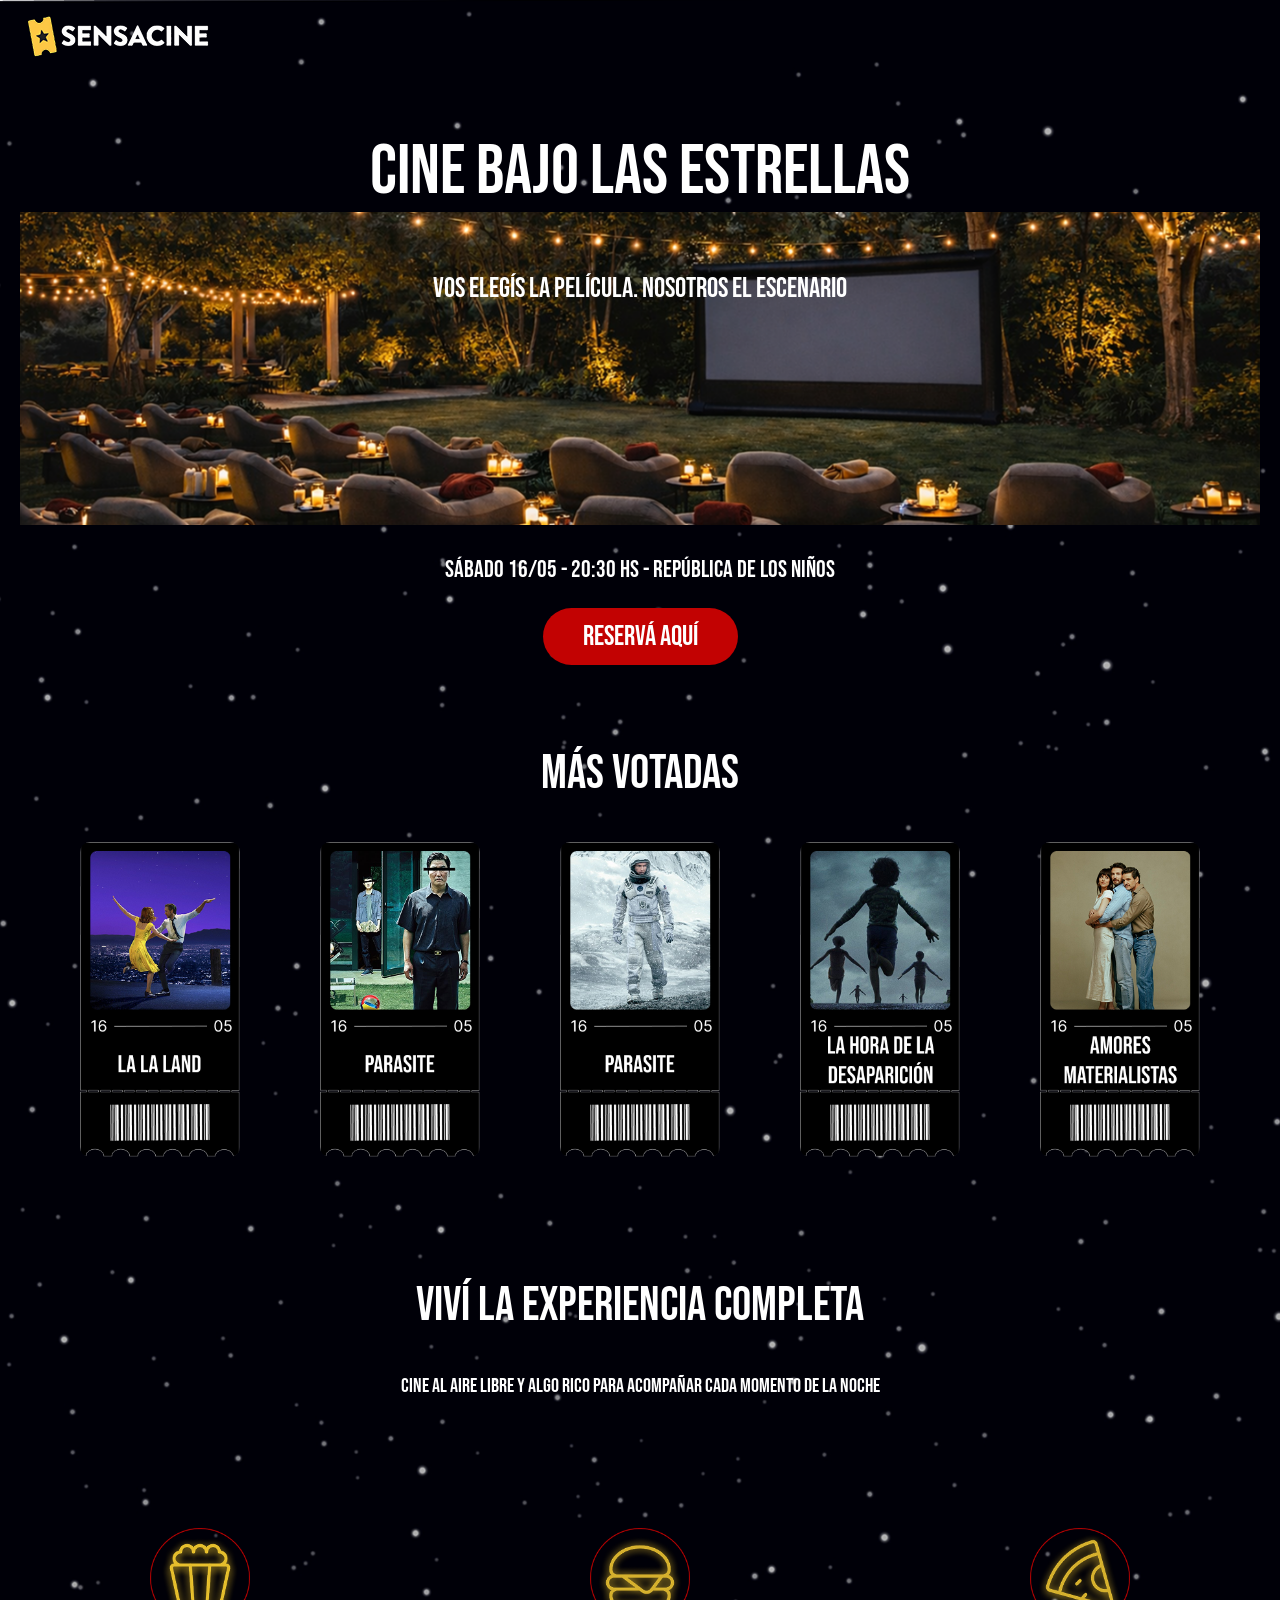
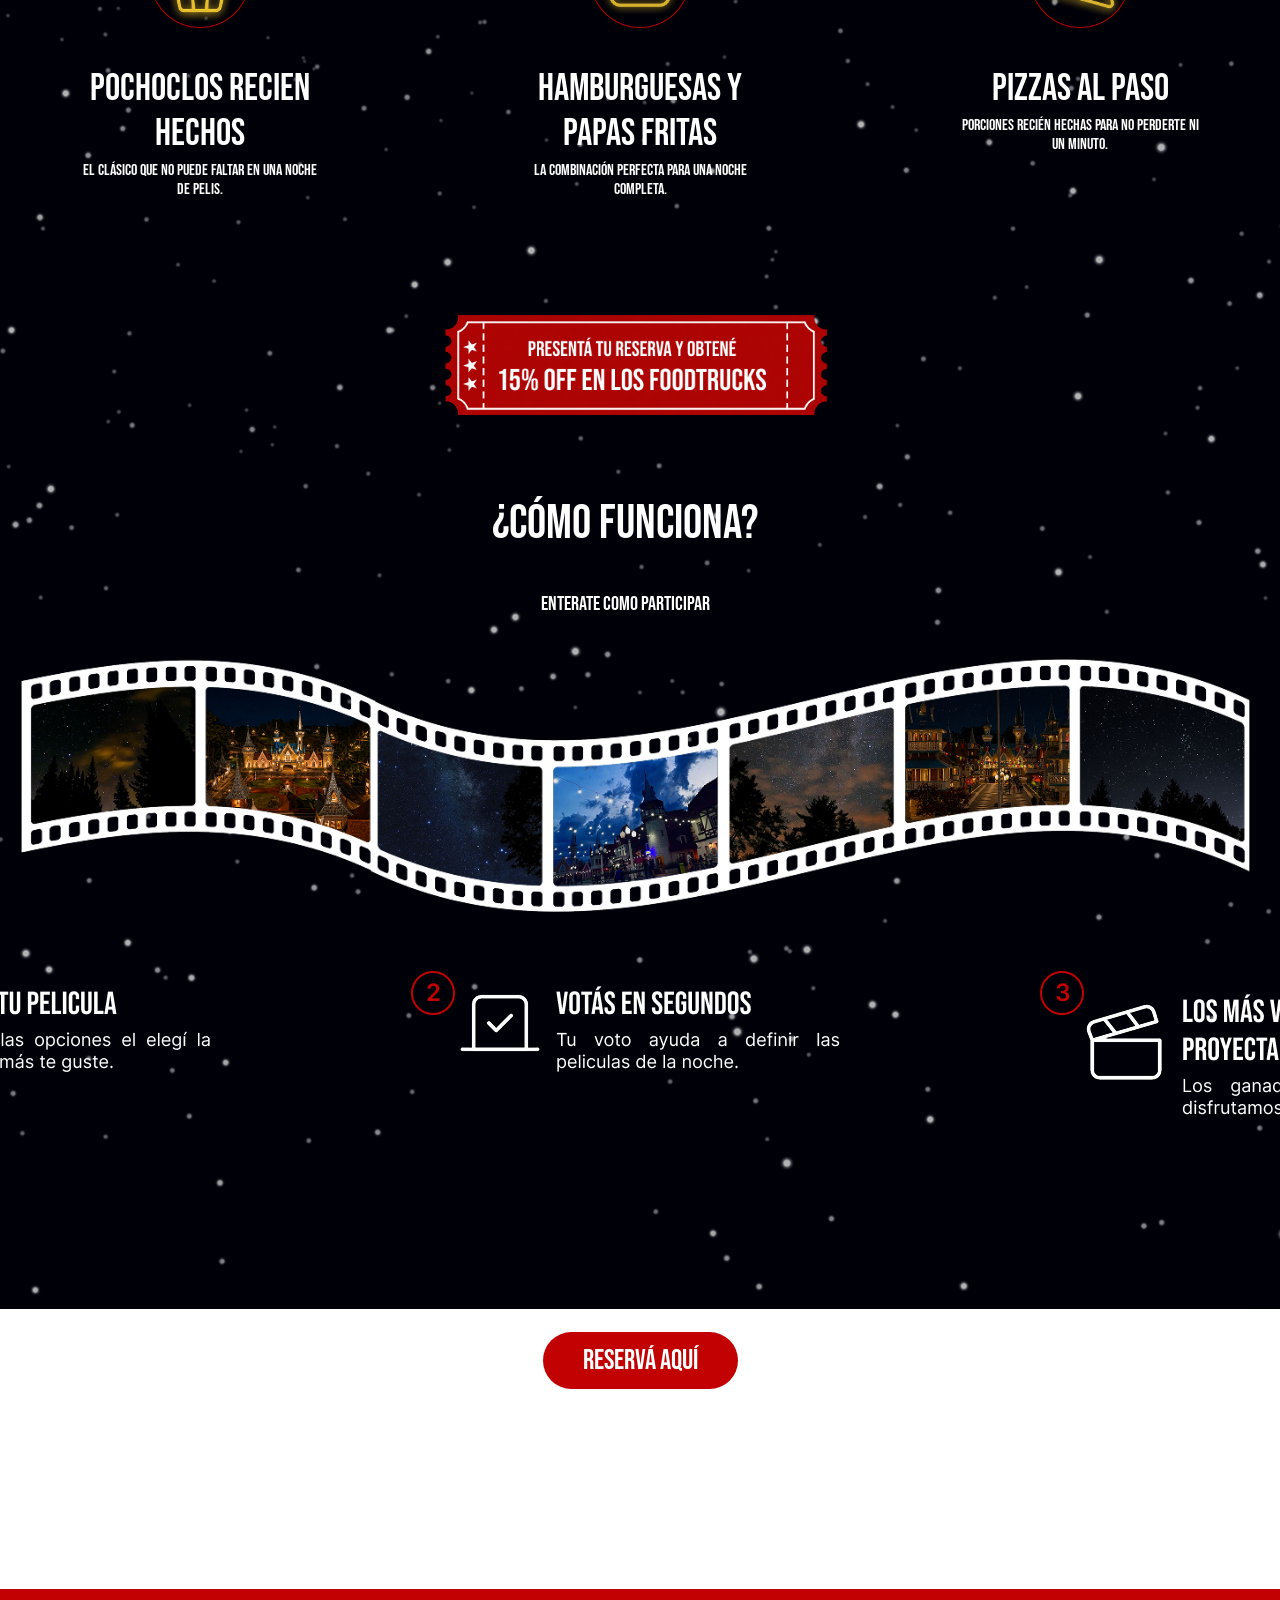
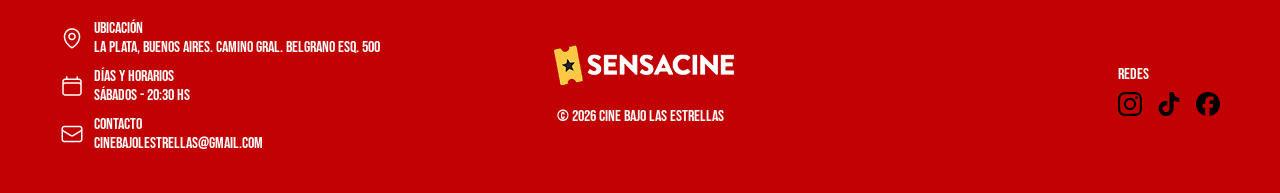
<file: landing1.html>
<html>

<head>
    <title>Mi primera pagina</title>
    <meta charset="utf-8">
    <meta name="description" content="Mi primera pagina web">
    <meta name="language" content="es">
    <link rel="stylesheet" href="estilos.css">
</head>
<script src="form.js"></script>

<body>
    <div class="modal" id="modal">
        <div class="modal-contenido">
            <span class="cerrar" onclick="cerrarModal()">✕</span>
            <h2 class="tituloform" style="font-size: 70px; font-weight: 300;">RESERVÁ TU LUGAR</h2>
            <h2 class="tituloform" style="font-size: 40px; font-weight: 300;">Y DISFRUTÁ LA NOCHE</h2>
            <h3 class="subform" style="font-size: 20px; font-weight: 300;">Completá los datos para sumarte y recibir
                tu entrada</h3>
            <input type="text" placeholder="Nombre completo">
            <input type="email" placeholder="Email">
            <input type="tel" placeholder="Teléfono">
            <select>
                <option value="">Elegí una película</option>
                <option value="lalaland">La La Land</option>
                <option value="parasite">Parasite</option>
                <option value="interstellar">Interstellar</option>
                <option value="desaparicion">La hora de la desaparición</option>
                <option value="amores">Amores Materialistas</option>
                <option value="amores">Joker</option>
                <option value="amores">Oppenheimer</option>
                <option value="amores">Inception</option>
                <option value="amores">Titanic</option>
            </select>
            <button class="btn" onclick="cerrarModal()">CONFIRMAR</button>
        </div>
    </div>

    <header>
        <img src="imagenes/logo.png" alt="cine">

    </header>
    <section class="seccion1">

        <div class="seccion1-contenido">
            <h1 style="font-size: 70px;font-weight: 300;">CINE BAJO LAS ESTRELLAS</h1>
            <h2 style="font-size: 28px;font-weight: 300;">VOS ELEGÍS LA PELÍCULA. NOSOTROS EL ESCENARIO</h2>
            <h3 style="font-size: 24px;font-weight: 300;">SÁBADO 16/05 - 20:30 HS - REPÚBLICA DE LOS NIÑOS</h3>
            <button class="btn" onclick="abrirModal()">RESERVÁ AQUÍ</button>
        </div>
    </section>

    <section class="seccion2">
        <h2 style="font-size: 48px;font-weight: 300;">MÁS VOTADAS</h2>

        <div class="peliculas">
            <div class="pelicula">
                <img class="normal" src="imagenes/Property 1=La la land.png" alt="Película 1">
                <img class="hover" src="imagenes/Property 1=La la land Sinopsis.png" alt="Película 1 hover">
            </div>
            <div class="pelicula">
                <img class="normal" src="imagenes/Property 1=Parasite.png" alt="Película 2">
                <img class="hover" src="imagenes/Property 1=Parasite Sinopsis.png" alt="Película 2 hover">
            </div>
            <div class="pelicula">
                <img class="normal" src="imagenes/Property Interestellar.png" alt="Película 3">
                <img class="hover" src="imagenes/Property 1=Interestellar Sinopsis .png" alt="Película 3 hover">
            </div>
            <div class="pelicula">
                <img class="normal" src="imagenes/Property 1=Desaparicion.png" alt="Película 3">
                <img class="hover" src="imagenes/Property 1=Desaparicion Sinopsis.png" alt="Película 3 hover">
            </div>
            <div class="pelicula">
                <img class="normal" src="imagenes/Property 1=Amores.png" alt="Película 3">
                <img class="hover" src="imagenes/Property 1=Amores Sinopsis.png" alt="Película 3 hover">
            </div>
        </div>
    </section>

    <section class="seccion3">
        <h2 style="font-size: 48px;font-weight: 300;">VIVÍ LA EXPERIENCIA COMPLETA</h2>
        <p style="font-size: 20px;">Cine al aire libre y algo rico para acompañar cada momento de la noche</p>

        <div class="seccion3-imagenes">
            <div class="seccion3-item">
                <img src="imagenes/Group 16.png">
                <h3 style="font-size: 38px; font-weight: 300;">POCHOCLOS RECIEN HECHOS</h3>
                <p>El clásico que no puede faltar en una noche de pelis.</p>
            </div>
            <div class="seccion3-item">
                <img src="imagenes/Group 17.png">
                <h3 style="font-size: 38px; font-weight: 300;">HAMBURGUESAS Y PAPAS FRITAS</h3>
                <p>La combinación perfecta para una noche completa.</p>
            </div>
            <div class="seccion3-item">
                <img src="imagenes/Group 19.png">
                <h3 style="font-size: 38px; font-weight: 300;">PIZZAS AL PASO</h3>
                <p>Porciones recién hechas para no perderte ni un minuto.</p>
            </div>

        </div>
        <img src="imagenes/off.png" alt="">
    </section>


    <section class="seccion4">
        <div class="seccion4-titulo">
            <h2 style="font-size: 48px;font-weight: 300;">¿CÓMO FUNCIONA?</h2>
            <p style="font-size: 20px;font-weight: 300;">Enterate como participar</p>
        </div>

        <div class="seccion4-imagenes">
            <img src="imagenes/Group 7.png" alt="">
        </div>
        <div class="seccion3-imagenes">
            <div class="seccion3-item">
                <img src="imagenes/Group 12.png">

            </div>
            <div class="seccion3-item">
                <img src="imagenes/Group 13.png">
            </div>
            <div class="seccion3-item">
                <img src="imagenes/Group 14.png">
            </div>

        </div>




    </section>
    <section class="seccion5"><button class="btn" onclick="abrirModal()">RESERVÁ AQUÍ</button></section>

    <footer class="footer">
        <div class="footer-left">
            <div class="footer-item">
                <img src="imagenes/Frame (1).png">
                <p>UBICACIÓN<br>LA PLATA, BUENOS AIRES. CAMINO GRAL. BELGRANO ESQ. 500</p>
            </div>
            <div class="footer-item">
                <img src="imagenes/Frame (2).png">
                <p>DÍAS Y HORARIOS<br>SÁBADOS - 20:30 HS</p>
            </div>
            <div class="footer-item">
                <img src="imagenes/Frame (3).png">
                <p>CONTACTO<br>CINEBAJOLESTRELLAS@GMAIL.COM</p>
            </div>
        </div>

        <div class="footer-center">
            <img src="imagenes/logo.png" alt="cine">
            <p>© 2026 CINE BAJO LAS ESTRELLAS</p>
        </div>

        <div class="footer-right">
            <div>
                <p style="text-align: left; margin: 0 0 8px 0;">REDES</p>
                <div class="icons">
                    <img src="imagenes/instagram 1.png">
                    <img src="imagenes/tiktok 1.png">
                    <img src="imagenes/facebook 1.png">
                </div>
            </div>
        </div>
    </footer>

</body>

</html>
</file>
<file: estilos.css>
@font-face {
    font-family: "Bebas";
    src: url(./fuentes/BebasNeue-Regular.ttf);
    font-weight: lighter;
}

header {
    margin: 0;
    padding: 10px 10px;
    text-align: left;
    /* el logo está a la izquierda */
}

body {
    background-image: url("imagenes/Estrellas\ fondo.png");

    background-repeat: no-repeat;
    background-size: 100% auto;
    margin: 0;
    padding: 0;
}

.seccion1 {
    background-image: url("imagenes/Rectangle 1.png");
    /* ← faltaba esto */
    background-size: 100% auto;
    background-position: center;
    background-repeat: no-repeat;

    min-height: 0px;

    margin: 0 20px;
    border-radius: 10px;

    display: flex;
    flex-direction: column;
    align-items: center;
    justify-content: center;
    text-align: center;
    color: white;

}

.seccion1-contenido h2 {
    margin: 0 0 250px 0;
    /* ← ajustá el 15px para más o menos espacio */
}

.btn {
    background-color: #c20202;
    /* fondo rojo */
    color: white;
    /* texto blanco */
    border: none;
    /* sin borde */
    padding: 12px 40px;
    /* tamaño del botón */
    border-radius: 100px;
    /* bordes redondeados */
    cursor: pointer;
    font-family: "Bebas";
    /* manito al pasar */
    font-size: 28px;
    display: block;
    margin: 0 auto;
}

.btn:hover {
    background-color: #870202;
    /* ← rojo más oscuro al pasar el mouse */
    transition: background-color 0.3s ease;
}

li,
p,
a,
ul,
h1,
h2,
h3,
h4,
h5,
h6 {
    font-family: "Bebas";
    color: white;
}

.seccion2 {
    text-align: center;
    color: white;
    padding: 40px;
    margin: 0 40px;
}

.peliculas {
    display: flex;
    flex-direction: row;
    gap: 80px;
    max-width: 15000px;
    /* ← ajustá este valor */
    margin: 0 auto;
    /* centralo */
}

.pelicula {
    overflow: hidden;
    flex: 1;
    min-width: 0;
    position: relative;

}

.pelicula img {

    width: 100%;
    max-width: 100%;
    display: block;
    border-radius: 10px;
}

.pelicula .normal {
    transition: opacity 0.4s ease, transform 0.4s ease;
}

.pelicula .hover {
    position: absolute;
    top: 0;
    left: 0;
    opacity: 0;
    transform: scale(1.05);
    transition: opacity 0.4s ease, transform 0.4s ease;
}

.pelicula:hover .hover {
    opacity: 1;
    transform: scale(1);
}

.pelicula:hover .normal {
    opacity: 0;
    transform: scale(1.05);
}



.seccion3 {
    color: white;
    text-align: center;
    padding: 40px;
    margin: 0 40px;
}

.seccion3 img {
    height: 100px;
    width: auto;
    margin-top: 100px;
}

.seccion3-imagenes {
    display: flex;
    flex-direction: row;
    justify-content: center;
    gap: 200px;
    margin-top: 30px;
}

.seccion3-item {
    display: flex;
    flex-direction: column;
    align-items: center;
    text-align: center;
    flex: 1;
}

.seccion3-item h3 {
    margin-bottom: 5px;
    /* ← ajustá este valor */
}

.seccion3-item p {
    margin-top: 0;
}


.seccion4 {
    color: white;
    text-align: center;
    padding-right: 30px;
    margin: 0;
    /* ← sacá el margen lateral */
}

.seccion4-contenido {
    display: flex;
    flex-direction: column;
    align-items: center;
    gap: 20px;
    margin-top: 30px;
    text-align: center;
}

.seccion4-texto {
    min-width: 200px;
    font-size: 16px;

}

.seccion4-texto ol {
    text-align: left;
    padding-left: 20px;
    /* ← espacio para los números */
}

.seccion4-texto li {
    text-align: left;
}

.seccion4-imagenes {
    width: 100%;
    /* ← ocupa todo el ancho */
}

.seccion4-imagenes img {
    width: 100%;
    /* ← la imagen ocupa todo */
    height: auto;
    /* ← alto proporcional */
    border-radius: 10px;
}


.seccion5 {
    padding: 200px 80px;
}


.footer {
    background-color: #c20202;
    color: white;
    display: flex;

    align-items: center;
    padding: 30px 60px;

}

.footer-left {
    text-align: left;
    flex: 1;
}

.footer-center {
    flex: 1;
    display: flex;
    flex-direction: column;
    align-items: center;
    text-align: center;
}

.footer-right {
    flex: 1;
    text-align: left;
    display: flex;
    flex-direction: column;
    align-items: flex-end;
}

.icons {
    display: flex;
    gap: 15px;
    /* ← ajustá este valor */
    font-size: 20px;
    cursor: pointer;
}

.footer-item {
    display: flex;
    align-items: center;
    gap: 10px;
    margin-bottom: 10px;
}

.footer-item p {
    margin: 0;
}




.modal {
    display: none;
    position: fixed;
    top: 0;
    left: 0;
    width: 100%;
    height: 100%;
    background-color: rgba(0, 0, 0, 0.7);
    z-index: 999;
    justify-content: center;
    align-items: center;
}

.modal.activo {
    display: flex;
}

.modal-contenido {
    background-color: #111;
    color: white;
    padding: 40px;
    border-radius: 15px;
    display: flex;
    flex-direction: column;
    gap: 15px;
    min-width: 600px;
}

.modal-contenido input {
    padding: 12px;
    border-radius: 8px;
    border: none;
    font-size: 16px;
}

.modal-contenido select {
    padding: 12px;
    border-radius: 8px;
    border: none;
    font-size: 16px;
    background-color: white;
    color: black;
    width: 100%;
}

.cerrar {
    color: red;
    text-align: right;
    cursor: pointer;
    font-size: 20px;
}

.tituloform {
    text-align: center;
    margin: -15px;
}

.subform {
    text-align: center;
    margin-top: 30px;
}
</file>
